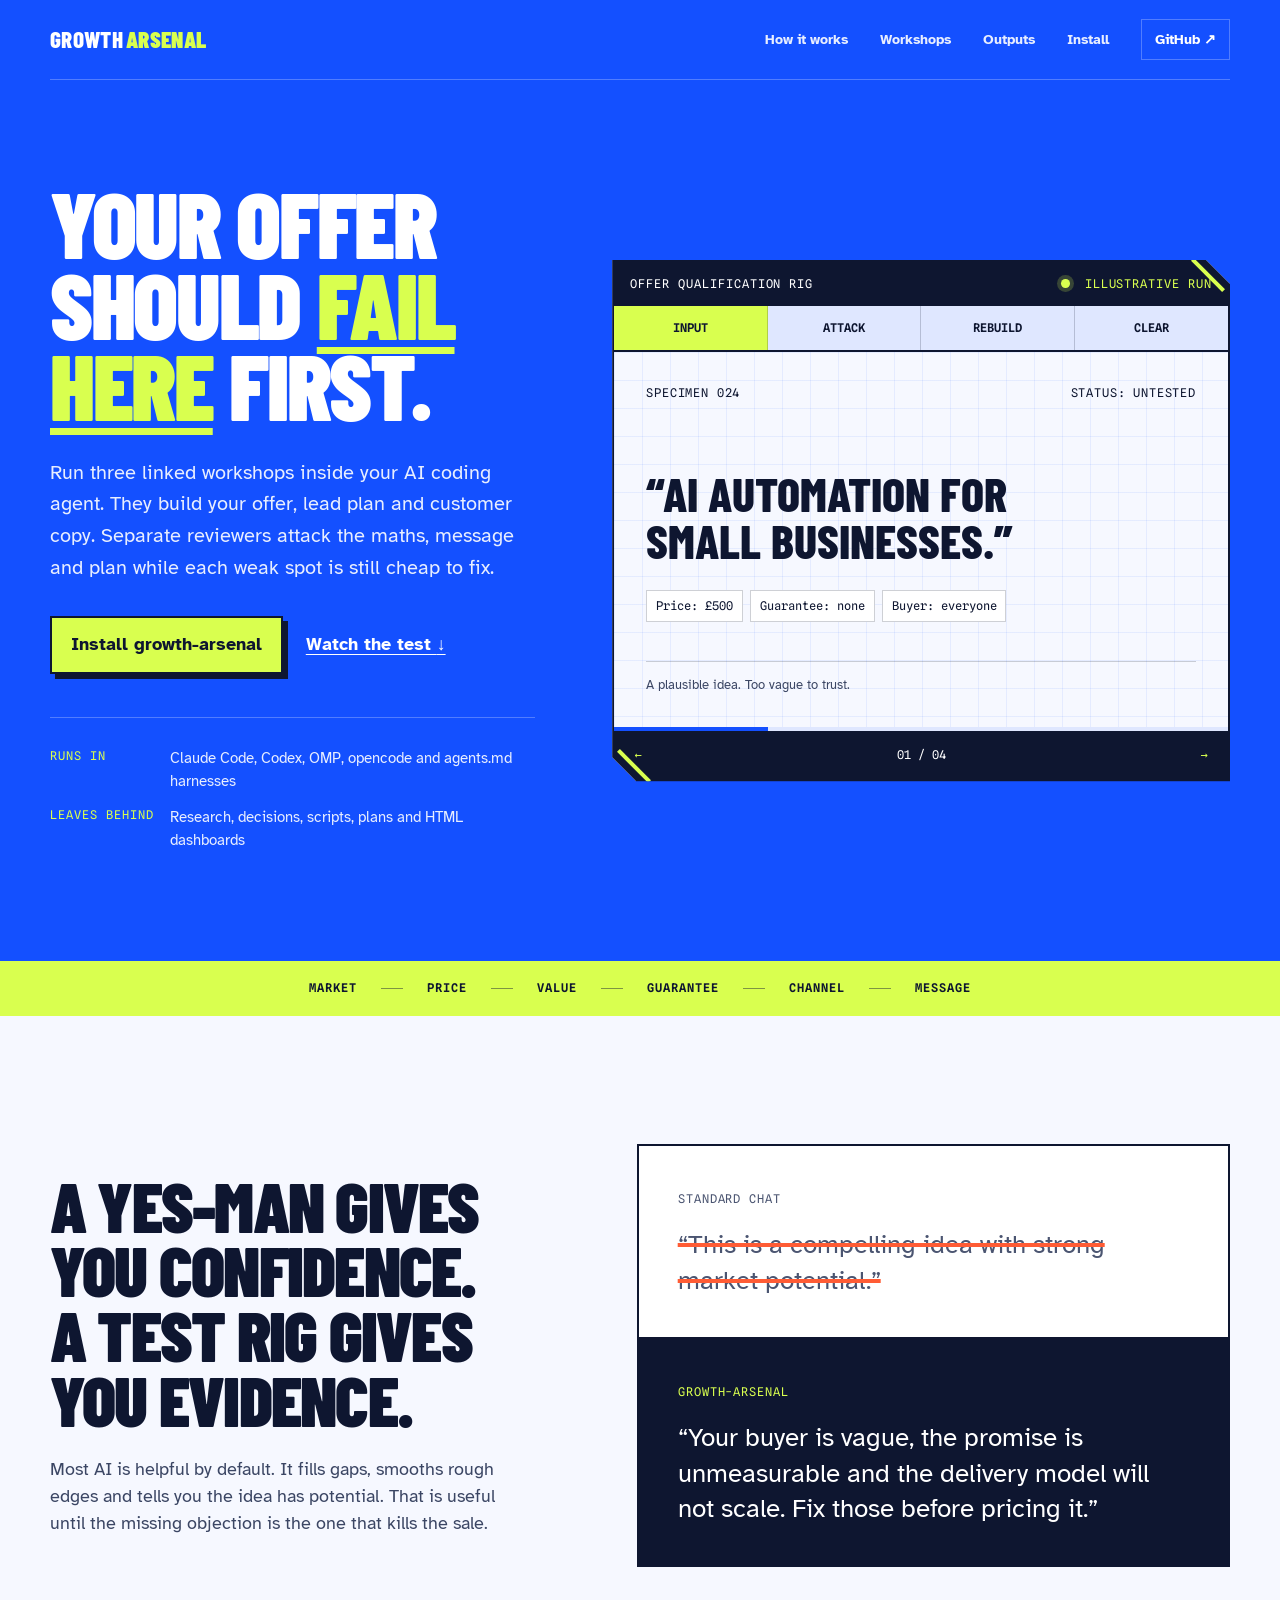
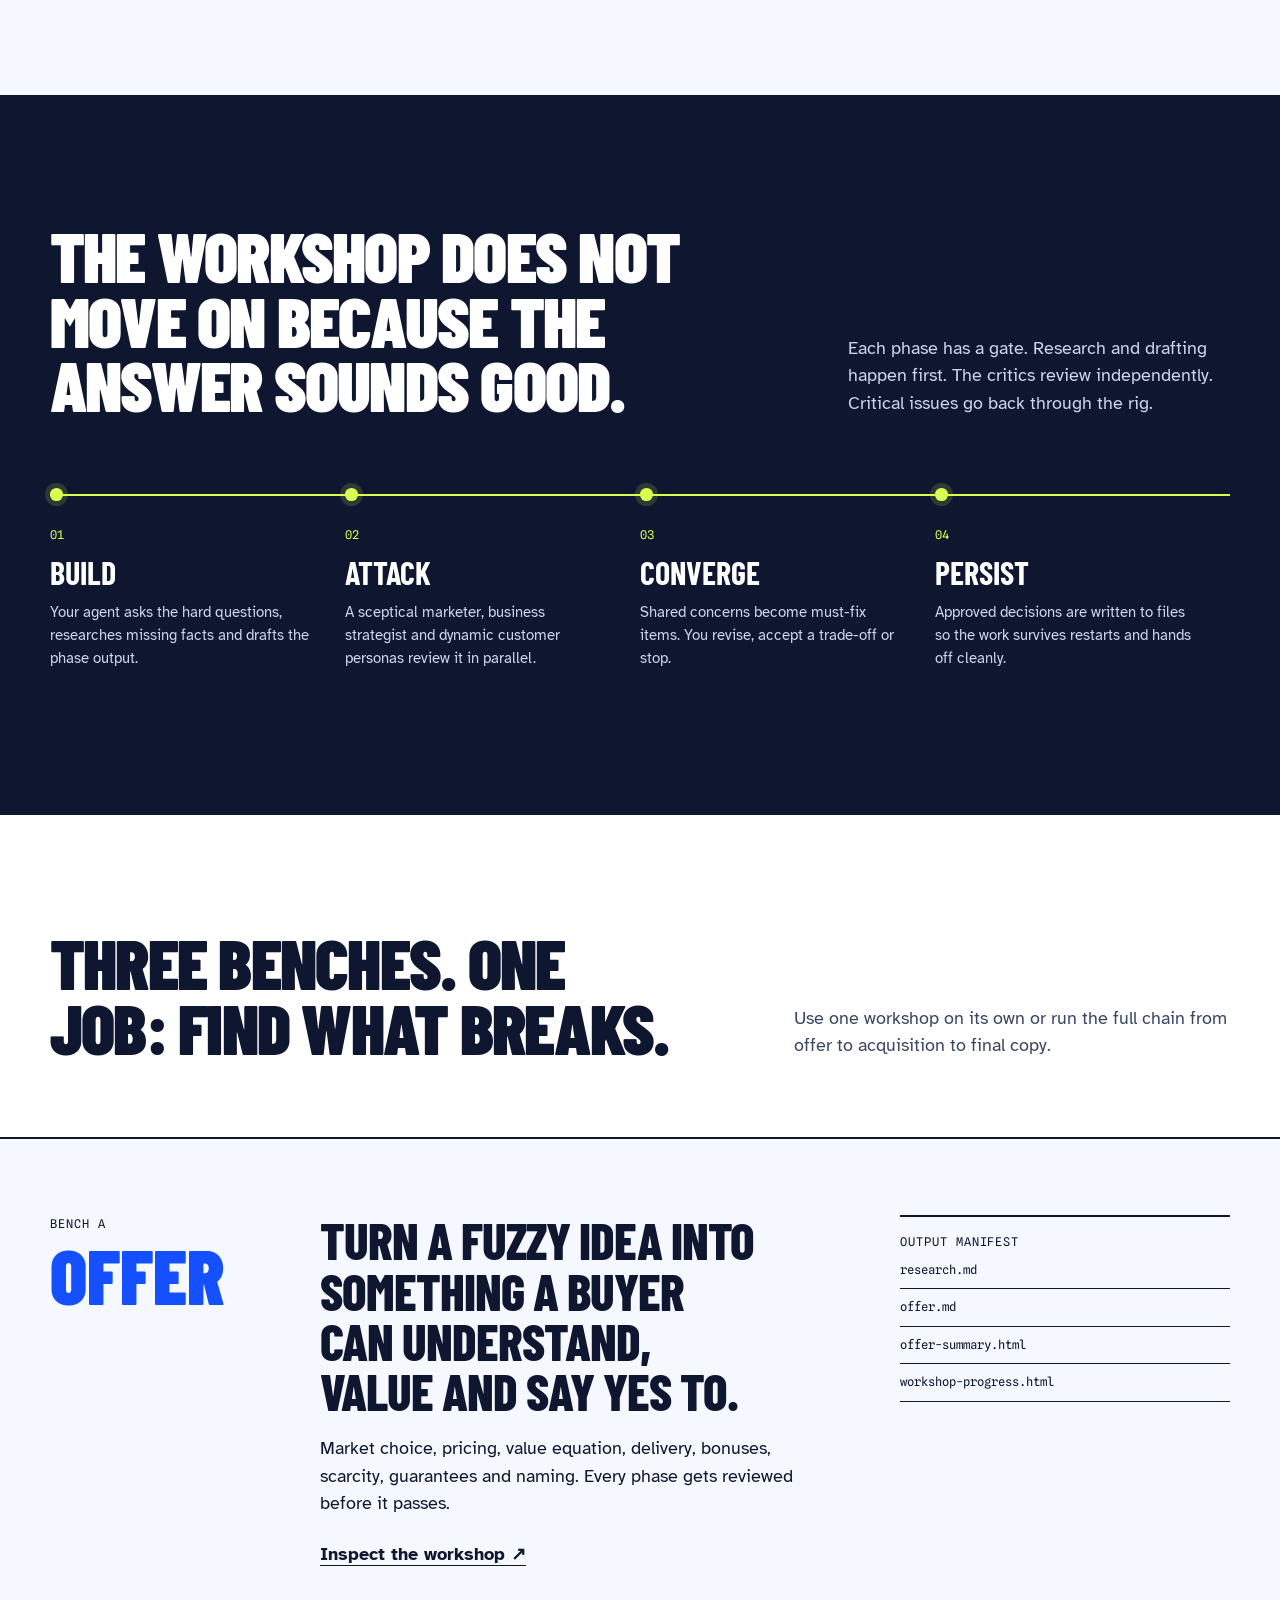
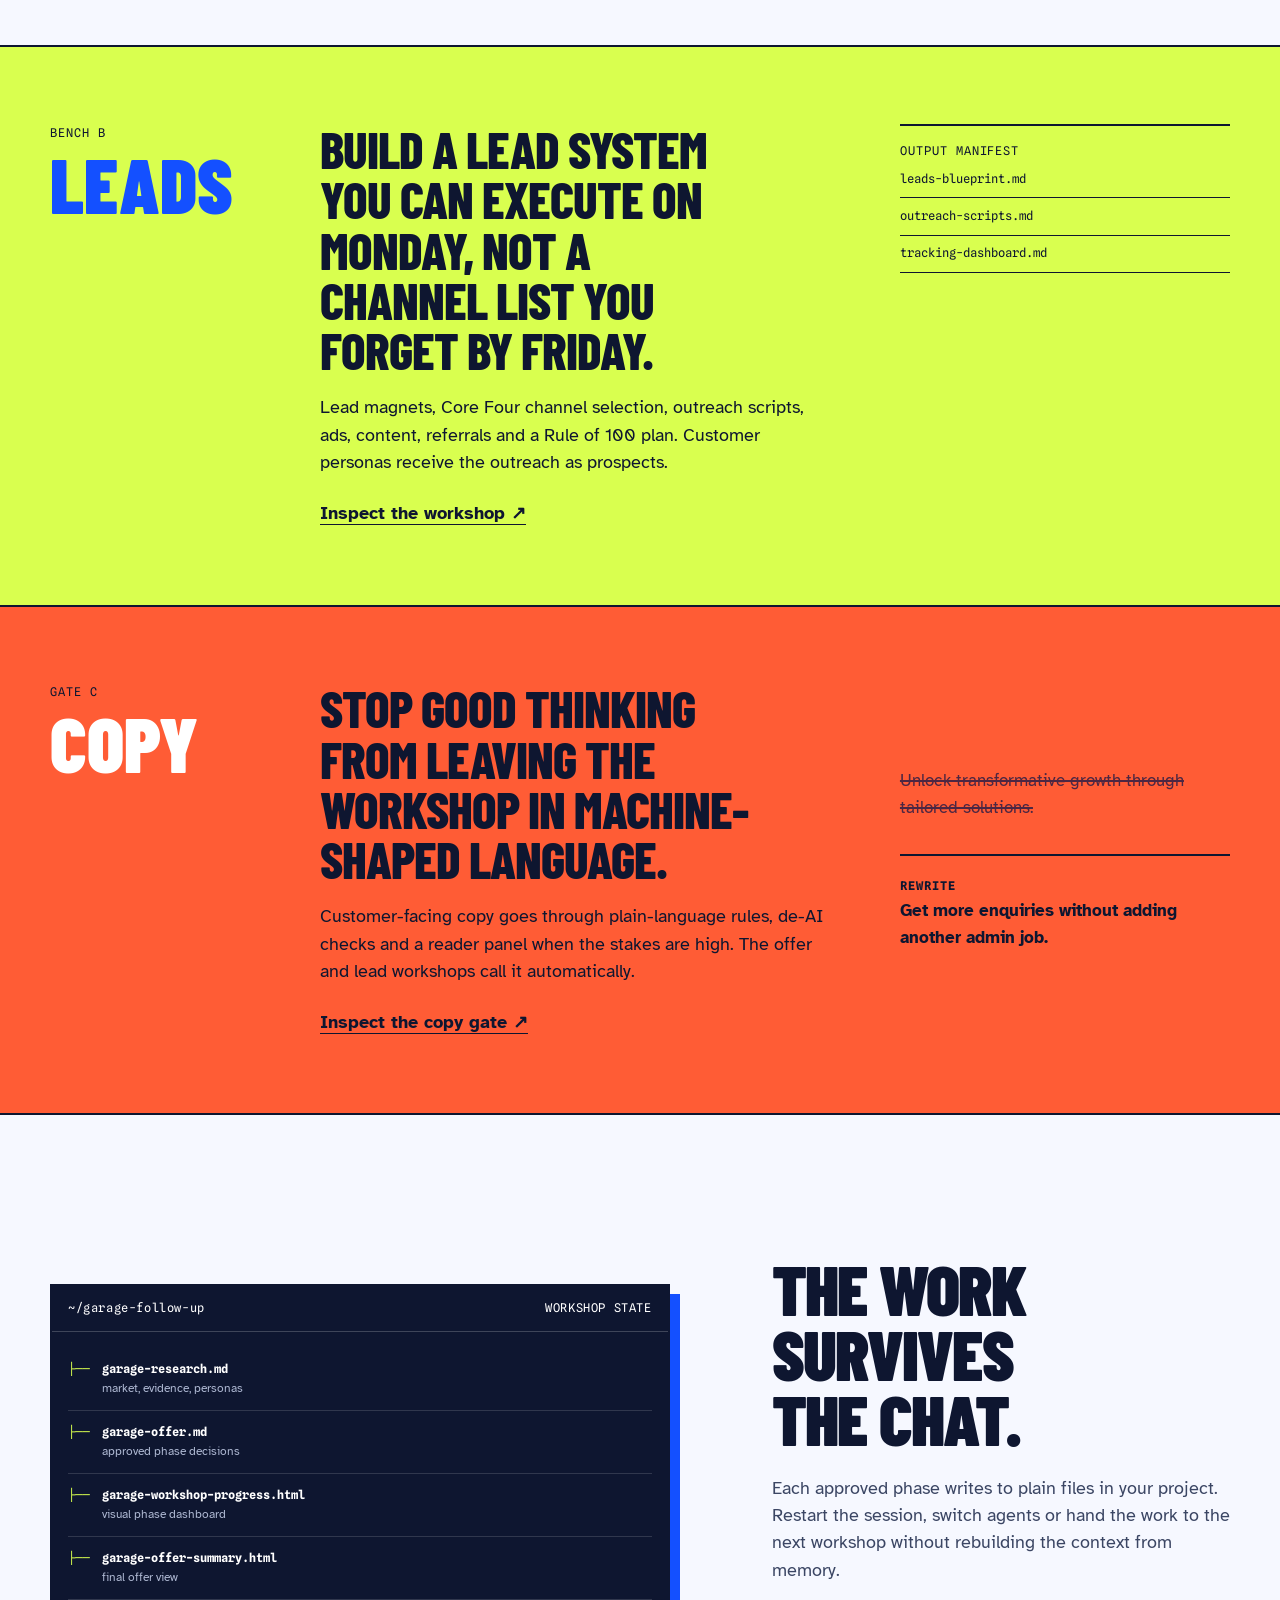
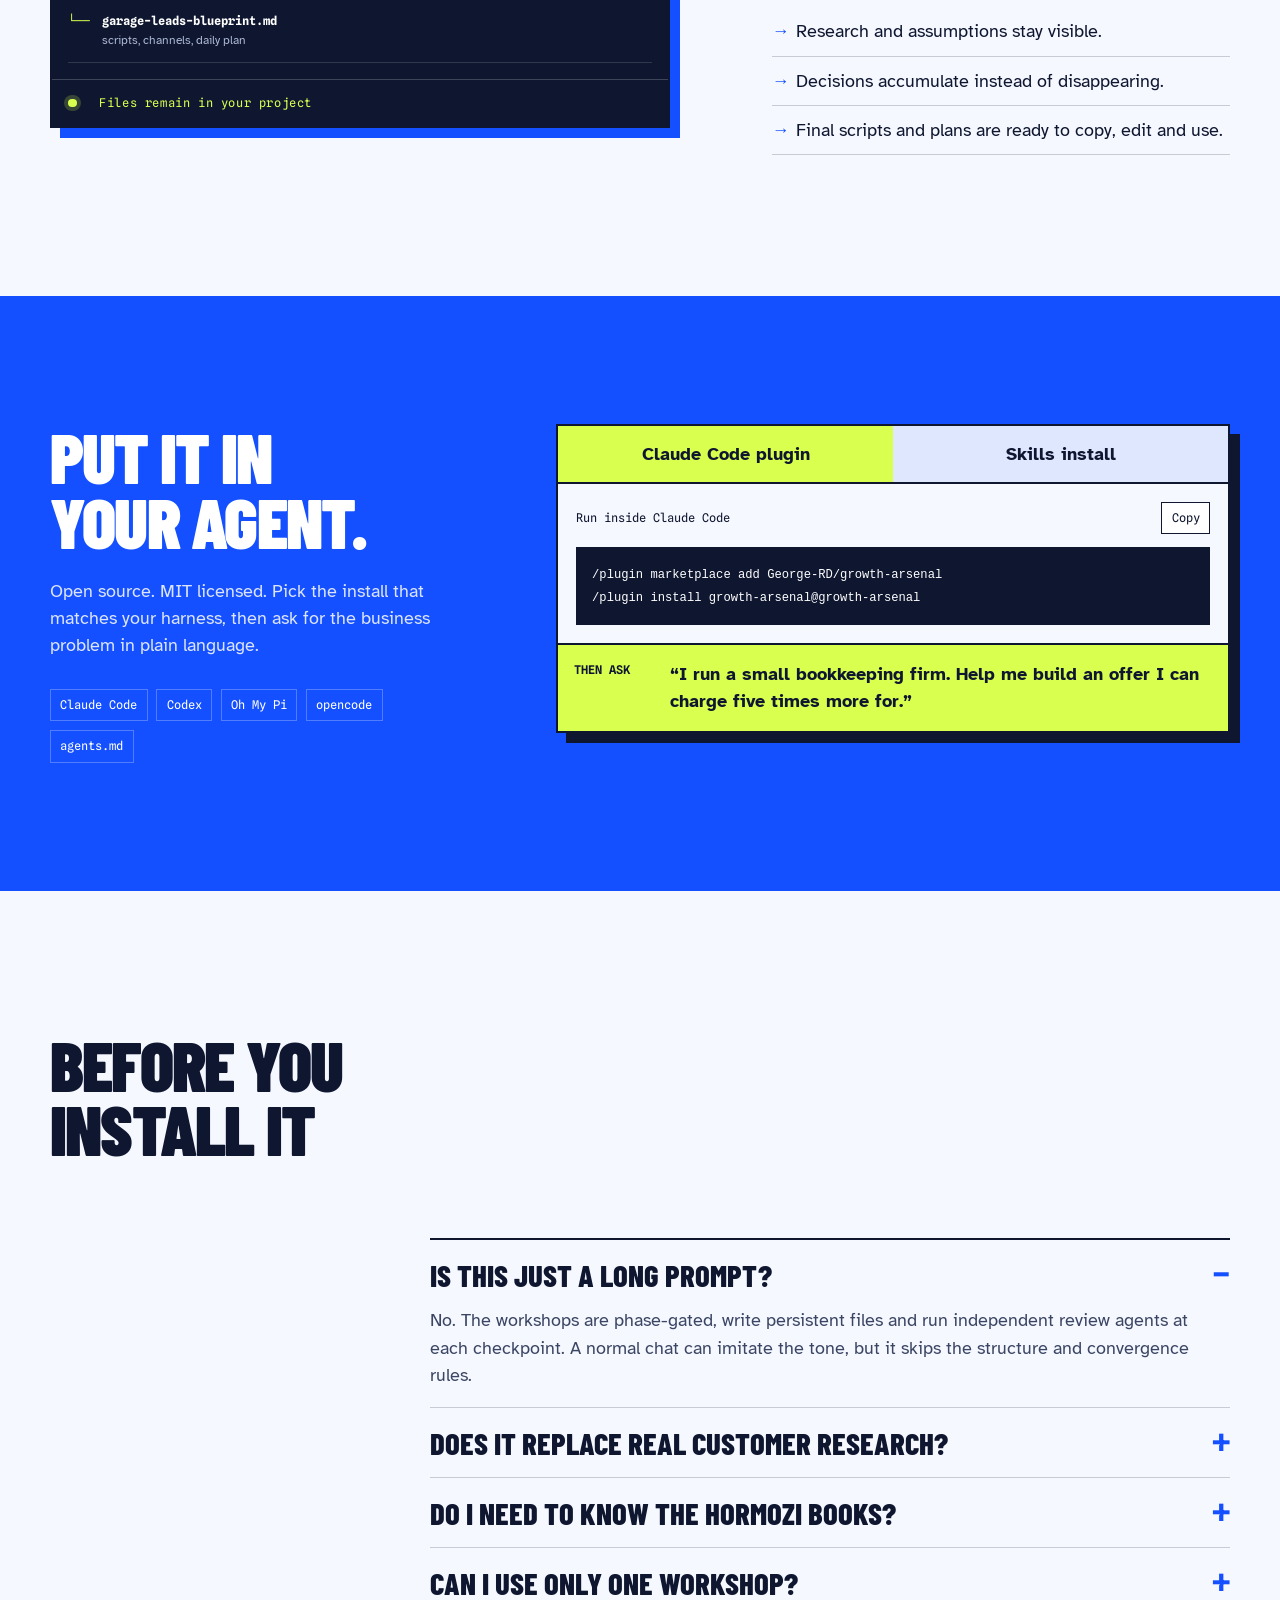
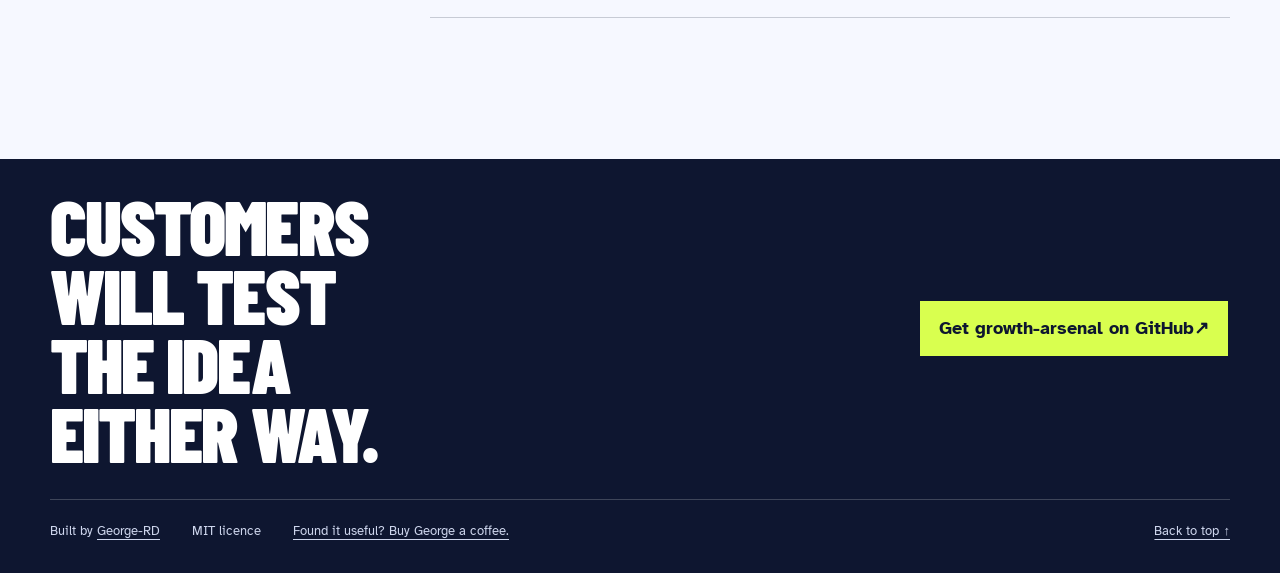
<file: docs/index.html>
<!doctype html>
<html lang="en-GB">
<head>
  <meta charset="utf-8" />
  <meta name="viewport" content="width=device-width, initial-scale=1" />
  <meta name="theme-color" content="#1450ff" />
  <title>growth-arsenal | Stress-test your offer before customers do</title>
  <meta name="description" content="Three linked business growth workshops inside your AI coding agent. Independent reviewers test your offer, lead plan and customer copy before you ship." />
  <meta property="og:title" content="growth-arsenal" />
  <meta property="og:description" content="Your offer should fail here first. Build the offer, lead plan and customer copy inside your AI coding agent." />
  <meta property="og:type" content="website" />
  <meta property="og:url" content="https://george-rd.github.io/growth-arsenal/" />
  <meta property="og:image" content="https://george-rd.github.io/growth-arsenal/og-card.png" />
  <meta property="og:image:width" content="600" />
  <meta property="og:image:height" content="315" />
  <meta property="og:image:alt" content="growth-arsenal offer qualification rig" />
  <meta name="twitter:card" content="summary_large_image" />
  <meta name="twitter:image" content="https://george-rd.github.io/growth-arsenal/og-card.png" />
  <link rel="canonical" href="https://george-rd.github.io/growth-arsenal/" />
  <link rel="icon" href="favicon.svg" type="image/svg+xml" />
  <link rel="preconnect" href="https://fonts.googleapis.com" />
  <link rel="preconnect" href="https://fonts.gstatic.com" crossorigin />
  <link href="https://fonts.googleapis.com/css2?family=Atkinson+Hyperlegible:wght@400;700&family=Barlow+Condensed:wght@700;800;900&family=Spline+Sans+Mono:wght@500;600&display=swap" rel="stylesheet" />
  <link rel="stylesheet" href="styles.css" />
  <script>document.documentElement.classList.add('js')</script>
  <script src="script.js" defer></script>
</head>
<body>
  <!-- THESIS: growth-arsenal is a destructive test lab for business ideas, not another polished AI landing page or literal weapons theme. OWN-WORLD: cobalt test bays, high-visibility yellow controls, navy ink, clipped instrument panels, calibration marks and condensed industrial type. STORY: the visitor sees a weak offer enter the rig, watches independent agents attack it, understands the three workshops and installs the toolkit. FIRST VIEWPORT: blunt promise on the left, working four-stage offer test on the right, installation action visible without scrolling. FORM: an industrial qualification console, chosen over the category-standard centred SaaS hero and card grid. FINISH: unreviewed and undocumented is unfinished; this build ends with the finish review, the verdict, and DESIGN.md -->
  <a class="skip-link" href="#main">Skip to content</a>

  <div class="hero-shell" id="top">
    <header class="site-header frame">
      <a class="wordmark" href="#top" aria-label="growth-arsenal home"><span>growth</span><strong>arsenal</strong></a>
      <nav aria-label="Primary navigation">
        <a href="#rig">How it works</a>
        <a href="#workshops">Workshops</a>
        <a href="#outputs">Outputs</a>
        <a href="#install">Install</a>
      </nav>
      <a class="header-github" href="https://github.com/George-RD/growth-arsenal">GitHub <span aria-hidden="true">↗</span></a>
    </header>

    <main id="main">
      <section class="hero frame" aria-labelledby="hero-title">
        <div class="hero-copy">
          <h1 id="hero-title">Your offer should <em>fail here</em> first.</h1>
          <p class="hero-lede">Run three linked workshops inside your AI coding agent. They build your offer, lead plan and customer copy. Separate reviewers attack the maths, message and plan while each weak spot is still cheap to fix.</p>
          <div class="hero-actions">
            <a class="button button-primary" href="#install">Install growth-arsenal</a>
            <a class="text-link" href="#rig">Watch the test <span aria-hidden="true">↓</span></a>
          </div>
          <dl class="hero-facts" aria-label="Product facts">
            <div><dt>Runs in</dt><dd>Claude Code, Codex, OMP, opencode and agents.md harnesses</dd></div>
            <div><dt>Leaves behind</dt><dd>Research, decisions, scripts, plans and HTML dashboards</dd></div>
          </dl>
        </div>

        <div class="test-rig" id="rig" data-rig>
          <div class="rig-topline"><span>OFFER QUALIFICATION RIG</span><span class="rig-live"><i aria-hidden="true"></i> ILLUSTRATIVE RUN</span></div>
          <div class="rig-stage-tabs" role="tablist" aria-label="Offer test stages">
            <button role="tab" aria-selected="true" aria-controls="rig-panel-original" id="rig-tab-original" data-rig-tab="0">Input</button>
            <button role="tab" aria-selected="false" aria-controls="rig-panel-attack" id="rig-tab-attack" data-rig-tab="1" tabindex="-1">Attack</button>
            <button role="tab" aria-selected="false" aria-controls="rig-panel-rebuild" id="rig-tab-rebuild" data-rig-tab="2" tabindex="-1">Rebuild</button>
            <button role="tab" aria-selected="false" aria-controls="rig-panel-cleared" id="rig-tab-cleared" data-rig-tab="3" tabindex="-1">Clear</button>
          </div>
          <div class="rig-screen" aria-live="polite">
            <section class="rig-panel is-active" role="tabpanel" id="rig-panel-original" aria-labelledby="rig-tab-original" data-rig-panel="0">
              <div class="specimen-meta"><span>SPECIMEN 024</span><span>STATUS: UNTESTED</span></div>
              <blockquote>“AI automation for small businesses.”</blockquote>
              <div class="input-notes"><span>Price: £500</span><span>Guarantee: none</span><span>Buyer: everyone</span></div>
              <p class="screen-note">A plausible idea. Too vague to trust.</p>
            </section>
            <section class="rig-panel" role="tabpanel" id="rig-panel-attack" aria-labelledby="rig-tab-attack" data-rig-panel="1" hidden>
              <div class="specimen-meta"><span>ADVERSARIAL REVIEW</span><span>STATUS: 3 FAILURES</span></div>
              <ol class="attack-list">
                <li><b>Marketer</b><span>No sharp buyer or urgent outcome.</span><strong>FAIL</strong></li>
                <li><b>Strategist</b><span>Custom delivery destroys the margin.</span><strong>FAIL</strong></li>
                <li><b>Buyer “Nadia”</b><span>“I cannot tell what I get by Friday.”</span><strong>FAIL</strong></li>
              </ol>
              <p class="screen-note">When two agents flag the same issue, the phase does not pass.</p>
            </section>
            <section class="rig-panel" role="tabpanel" id="rig-panel-rebuild" aria-labelledby="rig-tab-rebuild" data-rig-panel="2" hidden>
              <div class="specimen-meta"><span>REVISION 02</span><span>STATUS: RETESTING</span></div>
              <blockquote>“A five-day enquiry follow-up system for independent garages, installed with your existing inbox.”</blockquote>
              <div class="change-log"><span>Buyer narrowed</span><span>Outcome made visible</span><span>Delivery standardised</span></div>
              <p class="screen-note">The workshop fixes the decision, then runs the critics again.</p>
            </section>
            <section class="rig-panel" role="tabpanel" id="rig-panel-cleared" aria-labelledby="rig-tab-cleared" data-rig-panel="3" hidden>
              <div class="specimen-meta"><span>QUALIFICATION RESULT</span><span>STATUS: CLEAR TO TEST</span></div>
              <div class="clearance-mark" aria-label="Passed adversarial review"><span>PASS</span><small>NO CRITICAL FLAGS</small></div>
              <ul class="output-list"><li>offer.md</li><li>research.md</li><li>offer-summary.html</li></ul>
              <p class="screen-note">Stronger does not mean proven. Real customers still decide.</p>
            </section>
          </div>
          <div class="rig-progress" aria-hidden="true"><i data-rig-progress></i></div>
          <div class="rig-controls">
            <button type="button" data-rig-prev aria-label="Show previous test stage">←</button>
            <span data-rig-count>01 / 04</span>
            <button type="button" data-rig-next aria-label="Show next test stage">→</button>
          </div>
        </div>
      </section>

      <div class="test-strip" aria-hidden="true"><span>MARKET</span><i></i><span>PRICE</span><i></i><span>VALUE</span><i></i><span>GUARANTEE</span><i></i><span>CHANNEL</span><i></i><span>MESSAGE</span></div>
  </div>

      <section class="principle-section frame" aria-labelledby="principle-title">
        <div class="principle-copy">
          <h2 id="principle-title">A yes-man gives you confidence. A test rig gives you evidence.</h2>
          <p>Most AI is helpful by default. It fills gaps, smooths rough edges and tells you the idea has potential. That is useful until the missing objection is the one that kills the sale.</p>
        </div>
        <div class="comparison" aria-label="Difference between a standard AI response and growth-arsenal">
          <div class="comparison-soft"><span>STANDARD CHAT</span><p>“This is a compelling idea with strong market potential.”</p></div>
          <div class="comparison-hard"><span>GROWTH-ARSENAL</span><p>“Your buyer is vague, the promise is unmeasurable and the delivery model will not scale. Fix those before pricing it.”</p></div>
        </div>
      </section>

      <section class="sequence-section" aria-labelledby="sequence-title">
        <div class="frame sequence-head">
          <h2 id="sequence-title">The workshop does not move on because the answer sounds good.</h2>
          <p>Each phase has a gate. Research and drafting happen first. The critics review independently. Critical issues go back through the rig.</p>
        </div>
        <ol class="sequence frame">
          <li><span>01</span><h3>Build</h3><p>Your agent asks the hard questions, researches missing facts and drafts the phase output.</p></li>
          <li><span>02</span><h3>Attack</h3><p>A sceptical marketer, business strategist and dynamic customer personas review it in parallel.</p></li>
          <li><span>03</span><h3>Converge</h3><p>Shared concerns become must-fix items. You revise, accept a trade-off or stop.</p></li>
          <li><span>04</span><h3>Persist</h3><p>Approved decisions are written to files so the work survives restarts and hands off cleanly.</p></li>
        </ol>
      </section>

      <section class="workshops-section" id="workshops" aria-labelledby="workshops-title">
        <div class="frame workshops-intro">
          <h2 id="workshops-title">Three benches. One job: find what breaks.</h2>
          <p>Use one workshop on its own or run the full chain from offer to acquisition to final copy.</p>
        </div>
        <article class="workshop-row offer-bench">
          <div class="frame workshop-inner">
            <div class="bench-id"><span>BENCH A</span><strong>OFFER</strong></div>
            <div class="bench-copy">
              <h3>Turn a fuzzy idea into something a buyer can understand, value and say yes to.</h3>
              <p>Market choice, pricing, value equation, delivery, bonuses, scarcity, guarantees and naming. Every phase gets reviewed before it passes.</p>
              <a href="https://github.com/George-RD/growth-arsenal/tree/main/skills/grandslam-offer">Inspect the workshop <span aria-hidden="true">↗</span></a>
            </div>
            <div class="bench-output"><span>OUTPUT MANIFEST</span><code>research.md</code><code>offer.md</code><code>offer-summary.html</code><code>workshop-progress.html</code></div>
          </div>
        </article>
        <article class="workshop-row leads-bench">
          <div class="frame workshop-inner">
            <div class="bench-id"><span>BENCH B</span><strong>LEADS</strong></div>
            <div class="bench-copy">
              <h3>Build a lead system you can execute on Monday, not a channel list you forget by Friday.</h3>
              <p>Lead magnets, Core Four channel selection, outreach scripts, ads, content, referrals and a Rule of 100 plan. Customer personas receive the outreach as prospects.</p>
              <a href="https://github.com/George-RD/growth-arsenal/tree/main/skills/hundred-million-leads">Inspect the workshop <span aria-hidden="true">↗</span></a>
            </div>
            <div class="bench-output"><span>OUTPUT MANIFEST</span><code>leads-blueprint.md</code><code>outreach-scripts.md</code><code>tracking-dashboard.md</code></div>
          </div>
        </article>
        <article class="workshop-row copy-bench">
          <div class="frame workshop-inner">
            <div class="bench-id"><span>GATE C</span><strong>COPY</strong></div>
            <div class="bench-copy">
              <h3>Stop good thinking from leaving the workshop in machine-shaped language.</h3>
              <p>Customer-facing copy goes through plain-language rules, de-AI checks and a reader panel when the stakes are high. The offer and lead workshops call it automatically.</p>
              <a href="https://github.com/George-RD/growth-arsenal/tree/main/skills/business-copy-style">Inspect the copy gate <span aria-hidden="true">↗</span></a>
            </div>
            <div class="copy-sample" aria-label="Example copy correction"><del>Unlock transformative growth through tailored solutions.</del><ins>Get more enquiries without adding another admin job.</ins></div>
          </div>
        </article>
      </section>

      <section class="outputs-section frame" id="outputs" aria-labelledby="outputs-title">
        <div class="file-console" aria-label="Example project output files">
          <div class="console-bar"><span>~/garage-follow-up</span><span>WORKSHOP STATE</span></div>
          <ul>
            <li><span>├──</span><b>garage-research.md</b><small>market, evidence, personas</small></li>
            <li><span>├──</span><b>garage-offer.md</b><small>approved phase decisions</small></li>
            <li><span>├──</span><b>garage-workshop-progress.html</b><small>visual phase dashboard</small></li>
            <li><span>├──</span><b>garage-offer-summary.html</b><small>final offer view</small></li>
            <li><span>└──</span><b>garage-leads-blueprint.md</b><small>scripts, channels, daily plan</small></li>
          </ul>
          <div class="console-status"><i></i> Files remain in your project</div>
        </div>
        <div class="outputs-copy">
          <h2 id="outputs-title">The work survives the chat.</h2>
          <p>Each approved phase writes to plain files in your project. Restart the session, switch agents or hand the work to the next workshop without rebuilding the context from memory.</p>
          <ul><li>Research and assumptions stay visible.</li><li>Decisions accumulate instead of disappearing.</li><li>Final scripts and plans are ready to copy, edit and use.</li></ul>
        </div>
      </section>

      <section class="install-section" id="install" aria-labelledby="install-title">
        <div class="frame install-layout">
          <div class="install-copy">
            <h2 id="install-title">Put it in your agent.</h2>
            <p>Open source. MIT licensed. Pick the install that matches your harness, then ask for the business problem in plain language.</p>
            <div class="harnesses" aria-label="Supported harnesses"><span>Claude Code</span><span>Codex</span><span>Oh My Pi</span><span>opencode</span><span>agents.md</span></div>
          </div>
          <div class="install-console" data-install>
            <div class="install-tabs" role="tablist" aria-label="Installation method">
              <button role="tab" aria-selected="true" aria-controls="install-plugin" id="install-tab-plugin" data-install-tab="plugin">Claude Code plugin</button>
              <button role="tab" aria-selected="false" aria-controls="install-cli" id="install-tab-cli" data-install-tab="cli" tabindex="-1">Skills install</button>
            </div>
            <section class="install-panel" role="tabpanel" id="install-plugin" aria-labelledby="install-tab-plugin" data-install-panel="plugin">
              <div class="code-label"><span>Run inside Claude Code</span><button type="button" data-copy="#plugin-code">Copy</button></div>
              <pre id="plugin-code"><code>/plugin marketplace add George-RD/growth-arsenal
/plugin install growth-arsenal@growth-arsenal</code></pre>
            </section>
            <section class="install-panel" role="tabpanel" id="install-cli" aria-labelledby="install-tab-cli" data-install-panel="cli" hidden>
              <div class="code-label"><span>Clone once, then choose a harness</span><button type="button" data-copy="#cli-code">Copy</button></div>
              <pre id="cli-code"><code>git clone https://github.com/George-RD/growth-arsenal
cd growth-arsenal
./install.sh codex   # claude | omp | opencode | agents</code></pre>
            </section>
            <div class="prompt-example"><span>THEN ASK</span><p>“I run a small bookkeeping firm. Help me build an offer I can charge five times more for.”</p></div>
          </div>
        </div>
      </section>

      <section class="faq-section frame" aria-labelledby="faq-title">
        <h2 id="faq-title">Before you install it</h2>
        <div class="faq-list">
          <details open><summary>Is this just a long prompt?</summary><p>No. The workshops are phase-gated, write persistent files and run independent review agents at each checkpoint. A normal chat can imitate the tone, but it skips the structure and convergence rules.</p></details>
          <details><summary>Does it replace real customer research?</summary><p>No. It catches obvious gaps before customers see them. Dynamic personas are a pressure test, not proof of demand. Real buyers still decide whether the offer works.</p></details>
          <details><summary>Do I need to know the Hormozi books?</summary><p>No. The workshops apply the relevant questions and formulas one phase at a time. The repository is an independent open-source implementation inspired by <cite>$100M Offers</cite> and <cite>$100M Leads</cite>.</p></details>
          <details><summary>Can I use only one workshop?</summary><p>Yes. Each workshop runs on its own. The lead workshop can audit an existing offer, and the copy gate can review any customer-facing text.</p></details>
        </div>
      </section>
    </main>

    <footer class="site-footer">
      <div class="frame footer-main">
        <p>Customers will test the idea either way.</p>
        <a class="button button-primary" href="https://github.com/George-RD/growth-arsenal">Get growth-arsenal on GitHub <span aria-hidden="true">↗</span></a>
      </div>
      <div class="frame footer-meta">
        <span>Built by <a href="https://github.com/George-RD">George-RD</a></span>
        <span>MIT licence</span>
        <a href="https://ko-fi.com/george_builds">Found it useful? Buy George a coffee.</a>
        <a href="#top">Back to top ↑</a>
      </div>
    </footer>
</body>
</html>
</file>
<file: docs/styles.css>
@import url("styles/part-01.css");
@import url("styles/part-02.css");
@import url("styles/part-03.css");
@import url("styles/part-04.css");
@import url("styles/part-05.css");
@import url("styles/part-06.css");
</file>
